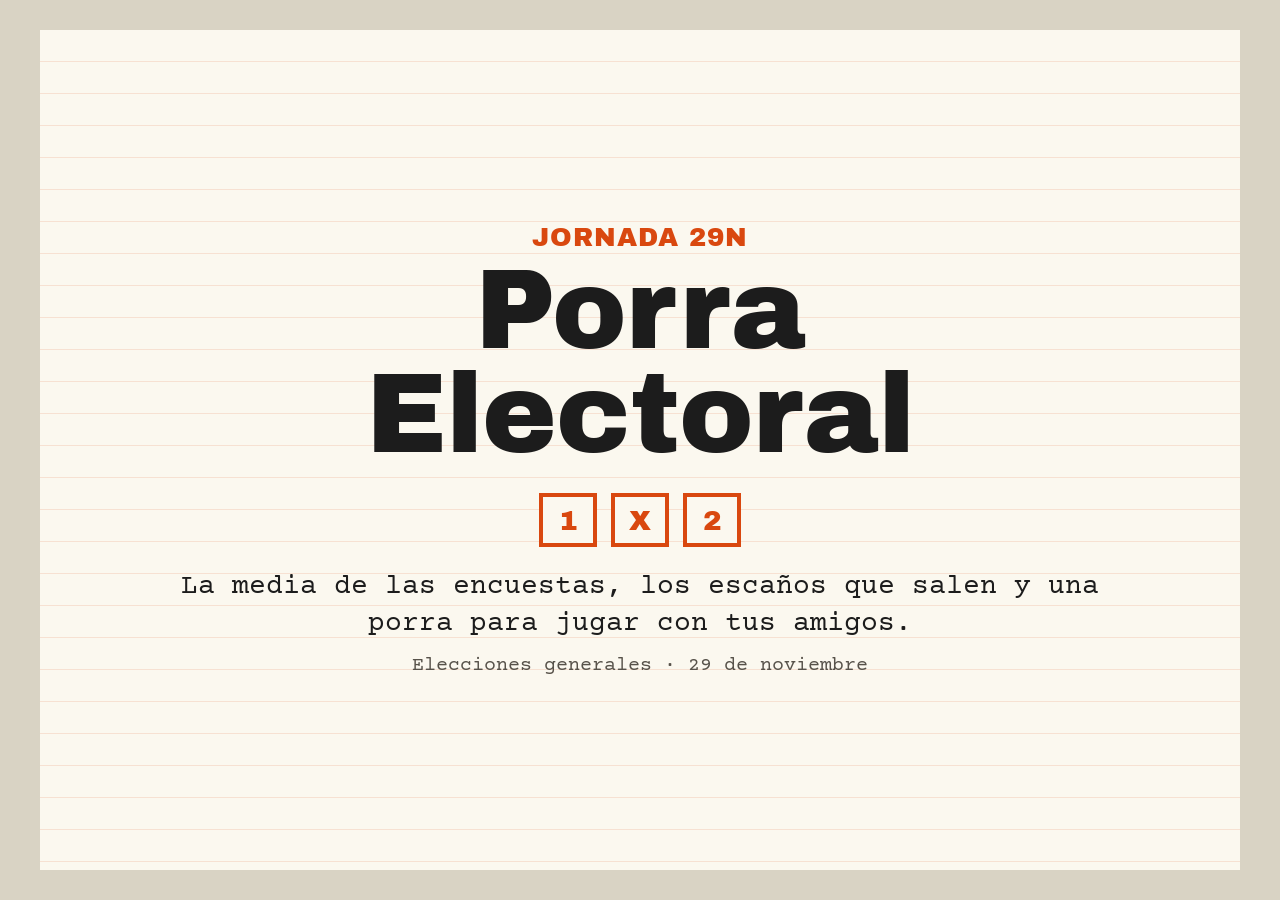
<file: herramientas/og.html>
<!DOCTYPE html>
<html lang="es">
<head>
<meta charset="utf-8">
<!-- Plantilla de las imágenes de vista previa (1200x630). Se rinde con herramientas/og.py. Sin cifras: no caduca ni choca con la veda. -->
<style>
@font-face { font-family: 'Archivo Black'; src: url(../web/fuentes/archivo-black-latin-400-normal.woff2) format('woff2'); }
@font-face { font-family: 'Courier Prime'; src: url(../web/fuentes/courier-prime-latin-400-normal.woff2) format('woff2'); }
@font-face { font-family: 'Courier Prime'; font-weight: 700; src: url(../web/fuentes/courier-prime-latin-700-normal.woff2) format('woff2'); }
* { box-sizing: border-box; }
html, body { margin: 0; width: 1200px; height: 630px; background: #d9d3c4; }
.boleto { position: absolute; inset: 30px 40px; background: #fbf8ef; padding: 40px 56px;
  background-image: repeating-linear-gradient(#fbf8ef 0 31px, rgba(217,72,15,.13) 31px 32px);
  display: flex; flex-direction: column; align-items: center; justify-content: center; text-align: center; }
.jornada { font-family: 'Archivo Black', sans-serif; font-size: 26px; color: #d9480f; letter-spacing: 1px; margin-bottom: 8px; }
h1 { font-family: 'Archivo Black', sans-serif; font-weight: 400; font-size: 112px; line-height: .93; margin: 0; color: #1c1c1c; letter-spacing: -1px; }
.casillas { display: flex; gap: 14px; margin: 26px 0 22px; }
.c { width: 58px; height: 54px; border: 4px solid #d9480f; color: #d9480f; font-family: 'Archivo Black', sans-serif; font-size: 28px; display: flex; align-items: center; justify-content: center; background: #fbf8ef; }
.lema { font-family: 'Courier Prime', monospace; font-size: 28px; line-height: 1.3; color: #1c1c1c; margin: 0; max-width: 960px; }
.firma { font-family: 'Courier Prime', monospace; font-size: 20px; color: #57524a; margin-top: 12px; }
</style>
</head>
<body>
<div class="boleto">
  <div class="jornada">JORNADA 29N</div>
  <h1>Porra<br>Electoral</h1>
  <div class="casillas"><span class="c">1</span><span class="c">X</span><span class="c">2</span></div>
  <p class="lema" id="lema"></p>
  <div class="firma">Elecciones generales · 29 de noviembre</div>
</div>
<script>
const v = new URLSearchParams(location.search).get('v');
document.getElementById('lema').textContent = v === 'porra'
  ? 'Rellena tu porra, compártela con tus amigos y comprobadla la noche electoral.'
  : 'La media de las encuestas, los escaños que salen y una porra para jugar con tus amigos.';
</script>
</body>
</html>
</file>
